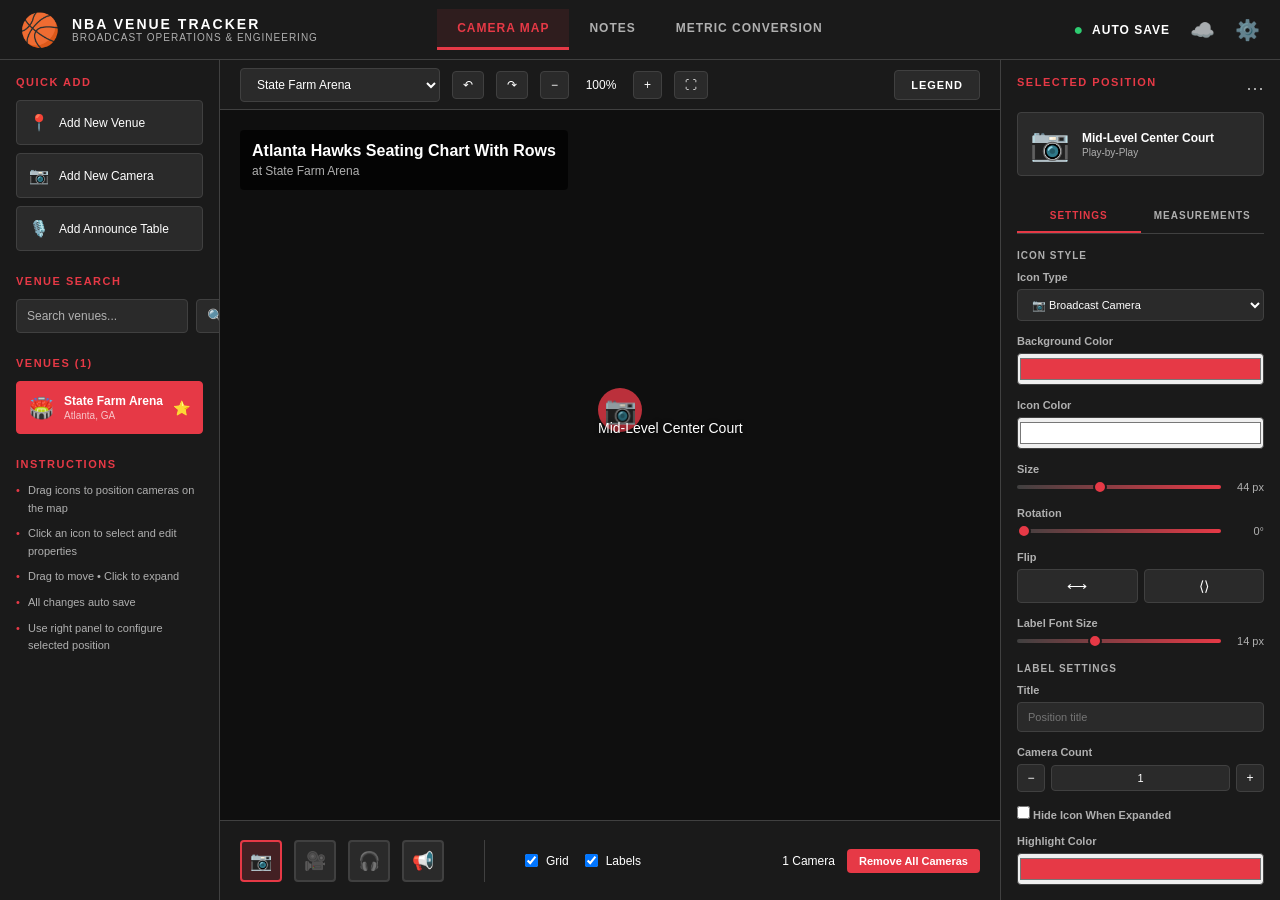
<file: index.html>
<!DOCTYPE html>
<html lang="en">
<head>
    <meta charset="UTF-8">
    <meta name="viewport" content="width=device-width, initial-scale=1.0">
    <title>NBA Venue Tracker - State Farm Arena</title>
    <link rel="stylesheet" href="style.css">
</head>
<body>
    <div class="container">
        <!-- Header -->
        <header class="header">
            <div class="header-left">
                <div class="logo">
                    <span class="logo-icon">🏀</span>
                    <div class="logo-text">
                        <div class="logo-title">NBA VENUE TRACKER</div>
                        <div class="logo-subtitle">BROADCAST OPERATIONS & ENGINEERING</div>
                    </div>
                </div>
            </div>
            <nav class="header-nav">
                <button class="nav-btn active" data-tab="camera-map">CAMERA MAP</button>
                <button class="nav-btn" data-tab="notes">NOTES</button>
                <button class="nav-btn" data-tab="metrics">METRIC CONVERSION</button>
            </nav>
            <div class="header-right">
                <div class="auto-save">
                    <span class="auto-save-dot">●</span>
                    <span>AUTO SAVE</span>
                </div>
                <button class="header-icon">☁️</button>
                <button class="header-icon">⚙️</button>
            </div>
        </header>

        <!-- Main Content -->
        <div class="main-content">
            <!-- Left Sidebar -->
            <aside class="sidebar sidebar-left">
                <section class="sidebar-section">
                    <h3 class="section-title">QUICK ADD</h3>
                    <button class="quick-add-btn" id="addVenue">
                        <span class="btn-icon">📍</span>
                        <span>Add New Venue</span>
                    </button>
                    <button class="quick-add-btn" id="addCamera">
                        <span class="btn-icon">📷</span>
                        <span>Add New Camera</span>
                    </button>
                    <button class="quick-add-btn" id="addAnnounce">
                        <span class="btn-icon">🎙️</span>
                        <span>Add Announce Table</span>
                    </button>
                </section>

                <section class="sidebar-section">
                    <h3 class="section-title">VENUE SEARCH</h3>
                    <div class="search-box">
                        <input type="text" id="venueSearch" placeholder="Search venues...">
                        <button class="search-btn">🔍</button>
                    </div>
                </section>

                <section class="sidebar-section">
                    <h3 class="section-title">VENUES (1)</h3>
                    <div class="venue-list">
                        <div class="venue-item active" data-venue="state-farm-arena">
                            <div class="venue-header">
                                <span class="venue-icon">🏟️</span>
                                <div class="venue-info">
                                    <div class="venue-name">State Farm Arena</div>
                                    <div class="venue-location">Atlanta, GA</div>
                                </div>
                                <span class="venue-star">⭐</span>
                            </div>
                        </div>
                    </div>
                </section>

                <section class="sidebar-section">
                    <h3 class="section-title">INSTRUCTIONS</h3>
                    <ul class="instructions-list">
                        <li>Drag icons to position cameras on the map</li>
                        <li>Click an icon to select and edit properties</li>
                        <li>Drag to move • Click to expand</li>
                        <li>All changes auto save</li>
                        <li>Use right panel to configure selected position</li>
                    </ul>
                </section>
            </aside>

            <!-- Center Content -->
            <main class="main-area">
                <!-- Venue Selector -->
                <div class="venue-selector">
                    <select id="venueSelect" class="venue-dropdown">
                        <option value="state-farm-arena">State Farm Arena</option>
                    </select>
                    <button class="control-btn">↶</button>
                    <button class="control-btn">↷</button>
                    <button class="zoom-btn">−</button>
                    <span class="zoom-level">100%</span>
                    <button class="zoom-btn">+</button>
                    <button class="control-btn">⛶</button>
                    <button class="legend-btn">LEGEND</button>
                </div>

                <!-- Arena Map Container -->
                <div class="map-container" id="mapContainer">
                    <div class="arena-info">
                        <h2 id="arenaTitle">Atlanta Hawks Seating Chart With Rows</h2>
                        <p id="arenaSubtitle">at State Farm Arena</p>
                    </div>
                    <svg id="arenaSvg" class="arena-svg" viewBox="0 0 800 600"></svg>
                    <div class="cameras-layer" id="camerasLayer"></div>
                </div>

                <!-- Bottom Controls -->
                <div class="bottom-controls">
                    <div class="camera-icons">
                        <div class="camera-icon-group">
                            <button class="camera-icon-btn selected" data-type="broadcast-camera">
                                <span>📷</span>
                                <span class="label">Broadcast Camera</span>
                            </button>
                            <button class="camera-icon-btn" data-type="handheld-camera">
                                <span>🎥</span>
                                <span class="label">Handheld Camera</span>
                            </button>
                            <button class="camera-icon-btn" data-type="headset">
                                <span>🎧</span>
                                <span class="label">Headset</span>
                            </button>
                            <button class="camera-icon-btn" data-type="announce-table">
                                <span>📢</span>
                                <span class="label">Announce Table</span>
                            </button>
                        </div>
                    </div>

                    <div class="map-controls">
                        <label class="control-label">
                            <input type="checkbox" id="gridToggle" checked>
                            <span>Grid</span>
                        </label>
                        <label class="control-label">
                            <input type="checkbox" id="labelsToggle" checked>
                            <span>Labels</span>
                        </label>
                    </div>

                    <div class="selected-count">
                        <span id="selectedCount">1 Camera</span>
                        <button class="remove-all-btn">Remove All Cameras</button>
                    </div>
                </div>
            </main>

            <!-- Right Sidebar -->
            <aside class="sidebar sidebar-right">
                <section class="sidebar-section">
                    <div class="section-header">
                        <h3 class="section-title">SELECTED POSITION</h3>
                        <button class="menu-btn">⋯</button>
                    </div>
                    <div class="position-preview">
                        <div class="preview-icon">📷</div>
                        <div class="preview-text">
                            <div class="preview-title" id="selectedTitle">Mid-Level Center Court</div>
                            <div class="preview-subtitle" id="selectedSubtitle">Play-by-Play</div>
                        </div>
                    </div>
                </section>

                <div class="settings-tabs">
                    <button class="settings-tab active" data-tab="settings">SETTINGS</button>
                    <button class="settings-tab" data-tab="measurements">MEASUREMENTS</button>
                </div>

                <section class="sidebar-section settings-panel" id="settingsPanel">
                    <h4 class="subsection-title">ICON STYLE</h4>
                    <div class="setting-group">
                        <label>Icon Type</label>
                        <select id="iconType" class="setting-select">
                            <option value="broadcast-camera">📷 Broadcast Camera</option>
                            <option value="handheld-camera">🎥 Handheld Camera</option>
                            <option value="headset">🎧 Headset</option>
                            <option value="announce-table">📢 Announce Table</option>
                        </select>
                    </div>

                    <div class="setting-group">
                        <label>Background Color</label>
                        <input type="color" id="bgColor" class="color-picker" value="#e63946">
                    </div>

                    <div class="setting-group">
                        <label>Icon Color</label>
                        <input type="color" id="iconColor" class="color-picker" value="#ffffff">
                    </div>

                    <div class="setting-group">
                        <label>Size</label>
                        <div class="slider-group">
                            <input type="range" id="sizeSlider" min="20" max="80" value="44" class="slider">
                            <span class="slider-value" id="sizeValue">44 px</span>
                        </div>
                    </div>

                    <div class="setting-group">
                        <label>Rotation</label>
                        <div class="slider-group">
                            <input type="range" id="rotationSlider" min="0" max="360" value="0" class="slider">
                            <span class="slider-value" id="rotationValue">0°</span>
                        </div>
                    </div>

                    <div class="setting-group">
                        <label>Flip</label>
                        <div class="flip-buttons">
                            <button class="flip-btn">⟷</button>
                            <button class="flip-btn">⟨⟩</button>
                        </div>
                    </div>

                    <div class="setting-group">
                        <label>Label Font Size</label>
                        <div class="slider-group">
                            <input type="range" id="labelSizeSlider" min="8" max="24" value="14" class="slider">
                            <span class="slider-value" id="labelSizeValue">14 px</span>
                        </div>
                    </div>

                    <h4 class="subsection-title">LABEL SETTINGS</h4>
                    <div class="setting-group">
                        <label>Title</label>
                        <input type="text" id="labelTitle" class="setting-input" placeholder="Position title">
                    </div>

                    <div class="setting-group">
                        <label>Camera Count</label>
                        <div class="counter">
                            <button class="counter-btn">−</button>
                            <input type="text" id="cameraCount" class="counter-input" value="1" readonly>
                            <button class="counter-btn">+</button>
                        </div>
                    </div>

                    <div class="setting-group">
                        <label>
                            <input type="checkbox" id="hideWhenExpanded">
                            <span>Hide Icon When Expanded</span>
                        </label>
                    </div>

                    <div class="setting-group">
                        <label>Highlight Color</label>
                        <input type="color" id="highlightColor" class="color-picker" value="#e63946">
                    </div>

                    <div class="setting-group">
                        <label>Opacity</label>
                        <div class="slider-group">
                            <input type="range" id="opacitySlider" min="0" max="100" value="80" class="slider">
                            <span class="slider-value" id="opacityValue">80%</span>
                        </div>
                    </div>

                    <h4 class="subsection-title">NOTES</h4>
                    <textarea id="positionNotes" class="notes-textarea" placeholder="Add notes about this position..."></textarea>
                    <button class="save-note-btn">SAVE NOTE</button>
                </section>

                <section class="sidebar-section" id="measurementsPanel" style="display: none;">
                    <h4 class="subsection-title">MEASUREMENTS</h4>
                    <div class="measurement-item">
                        <label>Position X</label>
                        <input type="number" id="posX" class="setting-input" placeholder="0">
                    </div>
                    <div class="measurement-item">
                        <label>Position Y</label>
                        <input type="number" id="posY" class="setting-input" placeholder="0">
                    </div>
                    <div class="measurement-item">
                        <label>Distance from Court (ft)</label>
                        <input type="number" id="distance" class="setting-input" placeholder="0" step="0.1">
                    </div>
                    <div class="measurement-item">
                        <label>Angle (°)</label>
                        <input type="number" id="angle" class="setting-input" placeholder="0" step="0.1">
                    </div>
                </section>

                <section class="sidebar-section action-buttons">
                    <button class="action-btn delete-btn">DELETE POSITION</button>
                    <button class="action-btn duplicate-btn">DUPLICATE</button>
                </section>
            </aside>
        </div>
    </div>

    <script src="app.js"></script>
</body>
</html>
</file>
<file: style.css>
:root {
    --primary-color: #e63946;
    --dark-bg: #1a1a1a;
    --darker-bg: #0f0f0f;
    --card-bg: #2a2a2a;
    --border-color: #404040;
    --text-primary: #ffffff;
    --text-secondary: #b0b0b0;
    --accent-red: #e63946;
    --accent-green: #2ecc71;
}

* {
    margin: 0;
    padding: 0;
    box-sizing: border-box;
}

body {
    font-family: -apple-system, BlinkMacSystemFont, 'Segoe UI', Roboto, Oxygen, Ubuntu, Cantarell, sans-serif;
    background-color: var(--darker-bg);
    color: var(--text-primary);
    overflow: hidden;
}

.container {
    display: flex;
    flex-direction: column;
    height: 100vh;
}

/* Header */
.header {
    background-color: var(--dark-bg);
    border-bottom: 1px solid var(--border-color);
    padding: 12px 20px;
    display: flex;
    align-items: center;
    justify-content: space-between;
    height: 60px;
    z-index: 100;
}

.header-left {
    flex: 1;
}

.logo {
    display: flex;
    align-items: center;
    gap: 12px;
}

.logo-icon {
    font-size: 32px;
}

.logo-text {
    display: flex;
    flex-direction: column;
}

.logo-title {
    font-size: 14px;
    font-weight: 700;
    letter-spacing: 2px;
}

.logo-subtitle {
    font-size: 10px;
    color: var(--text-secondary);
    letter-spacing: 1px;
}

.header-nav {
    display: flex;
    gap: 0;
    flex: 1;
    justify-content: center;
}

.nav-btn {
    background: transparent;
    border: none;
    color: var(--text-secondary);
    padding: 12px 20px;
    cursor: pointer;
    font-size: 12px;
    font-weight: 600;
    letter-spacing: 1px;
    border-bottom: 3px solid transparent;
    transition: all 0.3s;
}

.nav-btn.active {
    color: var(--primary-color);
    border-bottom-color: var(--primary-color);
    background-color: rgba(230, 57, 70, 0.1);
}

.nav-btn:hover {
    color: var(--text-primary);
}

.header-right {
    flex: 1;
    display: flex;
    align-items: center;
    justify-content: flex-end;
    gap: 20px;
}

.auto-save {
    display: flex;
    align-items: center;
    gap: 8px;
    font-size: 12px;
    font-weight: 600;
    letter-spacing: 1px;
}

.auto-save-dot {
    color: var(--accent-green);
    font-size: 16px;
    animation: pulse 2s infinite;
}

@keyframes pulse {
    0%, 100% { opacity: 1; }
    50% { opacity: 0.5; }
}

.header-icon {
    background: transparent;
    border: none;
    font-size: 20px;
    cursor: pointer;
    opacity: 0.7;
    transition: opacity 0.3s;
}

.header-icon:hover {
    opacity: 1;
}

/* Main Content */
.main-content {
    display: flex;
    flex: 1;
    overflow: hidden;
}

/* Sidebars */
.sidebar {
    background-color: var(--dark-bg);
    border-right: 1px solid var(--border-color);
    overflow-y: auto;
    padding: 16px;
}

.sidebar-left {
    width: 220px;
    border-right: 1px solid var(--border-color);
}

.sidebar-right {
    width: 280px;
    border-left: 1px solid var(--border-color);
    border-right: none;
}

.sidebar-section {
    margin-bottom: 24px;
}

.section-title {
    font-size: 11px;
    font-weight: 700;
    letter-spacing: 1.5px;
    color: var(--primary-color);
    margin-bottom: 12px;
    text-transform: uppercase;
}

.section-header {
    display: flex;
    justify-content: space-between;
    align-items: center;
    margin-bottom: 12px;
}

.menu-btn {
    background: transparent;
    border: none;
    color: var(--text-secondary);
    font-size: 18px;
    cursor: pointer;
}

/* Quick Add Buttons */
.quick-add-btn {
    width: 100%;
    background-color: var(--card-bg);
    border: 1px solid var(--border-color);
    color: var(--text-primary);
    padding: 12px;
    margin-bottom: 8px;
    border-radius: 4px;
    cursor: pointer;
    display: flex;
    align-items: center;
    gap: 10px;
    font-size: 12px;
    transition: all 0.3s;
}

.quick-add-btn:hover {
    background-color: rgba(230, 57, 70, 0.1);
    border-color: var(--primary-color);
}

.btn-icon {
    font-size: 16px;
}

/* Search Box */
.search-box {
    display: flex;
    gap: 8px;
}

.search-box input {
    flex: 1;
    background-color: var(--card-bg);
    border: 1px solid var(--border-color);
    color: var(--text-primary);
    padding: 8px 10px;
    border-radius: 4px;
    font-size: 12px;
}

.search-box input::placeholder {
    color: var(--text-secondary);
}

.search-btn {
    background-color: var(--card-bg);
    border: 1px solid var(--border-color);
    color: var(--text-secondary);
    padding: 8px 10px;
    border-radius: 4px;
    cursor: pointer;
    font-size: 14px;
}

/* Venue List */
.venue-list {
    display: flex;
    flex-direction: column;
    gap: 8px;
}

.venue-item {
    background-color: var(--card-bg);
    border: 1px solid var(--border-color);
    border-radius: 4px;
    padding: 12px;
    cursor: pointer;
    transition: all 0.3s;
}

.venue-item.active {
    background-color: var(--primary-color);
    border-color: var(--primary-color);
}

.venue-header {
    display: flex;
    align-items: center;
    gap: 10px;
}

.venue-icon {
    font-size: 20px;
}

.venue-info {
    flex: 1;
}

.venue-name {
    font-size: 12px;
    font-weight: 600;
}

.venue-location {
    font-size: 10px;
    color: var(--text-secondary);
    margin-top: 2px;
}

.venue-item.active .venue-location {
    color: rgba(255, 255, 255, 0.7);
}

.venue-star {
    font-size: 14px;
    cursor: pointer;
}

/* Instructions */
.instructions-list {
    list-style: none;
    font-size: 11px;
    line-height: 1.6;
    color: var(--text-secondary);
}

.instructions-list li {
    margin-bottom: 8px;
    padding-left: 12px;
    position: relative;
}

.instructions-list li:before {
    content: "•";
    position: absolute;
    left: 0;
    color: var(--primary-color);
}

/* Main Area */
.main-area {
    flex: 1;
    display: flex;
    flex-direction: column;
    background-color: var(--darker-bg);
    overflow: hidden;
}

/* Venue Selector */
.venue-selector {
    background-color: var(--dark-bg);
    border-bottom: 1px solid var(--border-color);
    padding: 12px 20px;
    display: flex;
    align-items: center;
    gap: 12px;
    height: 50px;
}

.venue-dropdown {
    background-color: var(--card-bg);
    border: 1px solid var(--border-color);
    color: var(--text-primary);
    padding: 8px 12px;
    border-radius: 4px;
    cursor: pointer;
    font-size: 12px;
    flex: 1;
    max-width: 200px;
}

.control-btn,
.zoom-btn {
    background-color: var(--card-bg);
    border: 1px solid var(--border-color);
    color: var(--text-primary);
    padding: 6px 10px;
    border-radius: 4px;
    cursor: pointer;
    font-size: 12px;
    transition: all 0.3s;
}

.control-btn:hover,
.zoom-btn:hover {
    border-color: var(--primary-color);
    color: var(--primary-color);
}

.zoom-level {
    font-size: 12px;
    min-width: 40px;
    text-align: center;
}

.legend-btn {
    background-color: var(--card-bg);
    border: 1px solid var(--border-color);
    color: var(--text-primary);
    padding: 8px 16px;
    border-radius: 4px;
    cursor: pointer;
    font-size: 11px;
    font-weight: 600;
    letter-spacing: 1px;
    margin-left: auto;
}

/* Map Container */
.map-container {
    flex: 1;
    position: relative;
    overflow: auto;
    background-color: var(--darker-bg);
    display: flex;
    align-items: center;
    justify-content: center;
}

.arena-info {
    position: absolute;
    top: 20px;
    left: 20px;
    z-index: 10;
    background-color: rgba(0, 0, 0, 0.7);
    padding: 12px;
    border-radius: 4px;
}

.arena-info h2 {
    font-size: 16px;
    margin-bottom: 4px;
}

.arena-info p {
    font-size: 12px;
    color: var(--text-secondary);
}

.arena-svg {
    max-width: 100%;
    max-height: 100%;
    filter: invert(1) hue-rotate(180deg);
}

.cameras-layer {
    position: absolute;
    top: 0;
    left: 0;
    width: 100%;
    height: 100%;
    pointer-events: none;
}

.camera-icon {
    position: absolute;
    cursor: grab;
    user-select: none;
    transition: all 0.2s;
}

.camera-icon:active {
    cursor: grabbing;
    z-index: 1000;
}

.camera-icon.selected {
    filter: drop-shadow(0 0 8px rgba(230, 57, 70, 0.8));
}

/* Bottom Controls */
.bottom-controls {
    background-color: var(--dark-bg);
    border-top: 1px solid var(--border-color);
    padding: 12px 20px;
    display: flex;
    align-items: center;
    gap: 40px;
    height: 80px;
}

.camera-icons {
    display: flex;
    align-items: center;
}

.camera-icon-group {
    display: flex;
    gap: 12px;
    border-right: 1px solid var(--border-color);
    padding-right: 40px;
}

.camera-icon-btn {
    background-color: var(--card-bg);
    border: 2px solid var(--border-color);
    color: var(--text-primary);
    padding: 8px;
    border-radius: 4px;
    cursor: pointer;
    display: flex;
    flex-direction: column;
    align-items: center;
    gap: 4px;
    font-size: 12px;
    transition: all 0.3s;
}

.camera-icon-btn span:first-child {
    font-size: 18px;
}

.camera-icon-btn.selected {
    border-color: var(--primary-color);
    background-color: rgba(230, 57, 70, 0.2);
}

.camera-icon-btn:hover {
    border-color: var(--primary-color);
}

.camera-icon-btn .label {
    font-size: 10px;
    display: none;
}

.map-controls {
    display: flex;
    gap: 16px;
}

.control-label {
    display: flex;
    align-items: center;
    gap: 8px;
    font-size: 12px;
    cursor: pointer;
}

.control-label input {
    cursor: pointer;
}

.selected-count {
    margin-left: auto;
    display: flex;
    align-items: center;
    gap: 12px;
    font-size: 12px;
}

.remove-all-btn {
    background-color: var(--primary-color);
    border: none;
    color: white;
    padding: 6px 12px;
    border-radius: 4px;
    cursor: pointer;
    font-size: 11px;
    font-weight: 600;
}

/* Right Sidebar Specific */
.position-preview {
    background-color: var(--card-bg);
    border: 1px solid var(--border-color);
    border-radius: 4px;
    padding: 12px;
    display: flex;
    align-items: center;
    gap: 12px;
    margin-bottom: 16px;
}

.preview-icon {
    font-size: 32px;
}

.preview-text {
    flex: 1;
}

.preview-title {
    font-size: 12px;
    font-weight: 600;
}

.preview-subtitle {
    font-size: 10px;
    color: var(--text-secondary);
    margin-top: 2px;
}

.settings-tabs {
    display: flex;
    gap: 0;
    border-bottom: 1px solid var(--border-color);
    margin-bottom: 16px;
}

.settings-tab {
    flex: 1;
    background: transparent;
    border: none;
    color: var(--text-secondary);
    padding: 10px 0;
    cursor: pointer;
    font-size: 10px;
    font-weight: 600;
    letter-spacing: 1px;
    border-bottom: 2px solid transparent;
    transition: all 0.3s;
}

.settings-tab.active {
    color: var(--primary-color);
    border-bottom-color: var(--primary-color);
}

.subsection-title {
    font-size: 10px;
    font-weight: 700;
    letter-spacing: 1px;
    color: var(--text-secondary);
    margin-bottom: 10px;
    margin-top: 16px;
    text-transform: uppercase;
}

.setting-group {
    margin-bottom: 14px;
}

.setting-group label {
    display: block;
    font-size: 11px;
    color: var(--text-secondary);
    margin-bottom: 6px;
    font-weight: 600;
}

.setting-select,
.setting-input {
    width: 100%;
    background-color: var(--card-bg);
    border: 1px solid var(--border-color);
    color: var(--text-primary);
    padding: 8px 10px;
    border-radius: 4px;
    font-size: 11px;
}

.color-picker {
    width: 100%;
    height: 32px;
    border: 1px solid var(--border-color);
    border-radius: 4px;
    cursor: pointer;
}

.slider-group {
    display: flex;
    align-items: center;
    gap: 8px;
}

.slider {
    flex: 1;
    height: 4px;
    border-radius: 2px;
    background: linear-gradient(to right, #404040, var(--primary-color));
    outline: none;
    -webkit-appearance: none;
    appearance: none;
}

.slider::-webkit-slider-thumb {
    -webkit-appearance: none;
    appearance: none;
    width: 14px;
    height: 14px;
    border-radius: 50%;
    background: var(--primary-color);
    cursor: pointer;
    border: 2px solid var(--dark-bg);
}

.slider::-moz-range-thumb {
    width: 14px;
    height: 14px;
    border-radius: 50%;
    background: var(--primary-color);
    cursor: pointer;
    border: 2px solid var(--dark-bg);
}

.slider-value {
    font-size: 11px;
    color: var(--text-secondary);
    min-width: 35px;
    text-align: right;
}

.flip-buttons {
    display: flex;
    gap: 6px;
}

.flip-btn {
    flex: 1;
    background-color: var(--card-bg);
    border: 1px solid var(--border-color);
    color: var(--text-primary);
    padding: 8px;
    border-radius: 4px;
    cursor: pointer;
    font-size: 14px;
}

.counter {
    display: flex;
    align-items: center;
    gap: 6px;
}

.counter-btn {
    background-color: var(--card-bg);
    border: 1px solid var(--border-color);
    color: var(--text-primary);
    width: 28px;
    height: 28px;
    border-radius: 4px;
    cursor: pointer;
    font-size: 12px;
    display: flex;
    align-items: center;
    justify-content: center;
}

.counter-input {
    flex: 1;
    background-color: var(--card-bg);
    border: 1px solid var(--border-color);
    color: var(--text-primary);
    padding: 6px;
    border-radius: 4px;
    font-size: 11px;
    text-align: center;
}

.notes-textarea {
    width: 100%;
    height: 80px;
    background-color: var(--card-bg);
    border: 1px solid var(--border-color);
    color: var(--text-primary);
    padding: 8px 10px;
    border-radius: 4px;
    font-size: 11px;
    font-family: inherit;
    resize: vertical;
    margin-bottom: 8px;
}

.notes-textarea::placeholder {
    color: var(--text-secondary);
}

.save-note-btn {
    width: 100%;
    background-color: var(--primary-color);
    border: none;
    color: white;
    padding: 8px;
    border-radius: 4px;
    cursor: pointer;
    font-size: 11px;
    font-weight: 600;
    margin-bottom: 16px;
}

.measurement-item {
    margin-bottom: 12px;
}

.measurement-item label {
    display: block;
    font-size: 11px;
    color: var(--text-secondary);
    margin-bottom: 4px;
    font-weight: 600;
}

.action-buttons {
    display: flex;
    flex-direction: column;
    gap: 8px;
}

.action-btn {
    width: 100%;
    padding: 10px;
    border-radius: 4px;
    cursor: pointer;
    font-size: 11px;
    font-weight: 600;
    letter-spacing: 1px;
    border: none;
    transition: all 0.3s;
}

.delete-btn {
    background-color: var(--primary-color);
    color: white;
}

.delete-btn:hover {
    opacity: 0.9;
}

.duplicate-btn {
    background-color: var(--card-bg);
    border: 1px solid var(--border-color);
    color: var(--text-primary);
}

.duplicate-btn:hover {
    border-color: var(--primary-color);
}

/* Scrollbar */
.sidebar::-webkit-scrollbar {
    width: 6px;
}

.sidebar::-webkit-scrollbar-track {
    background: var(--darker-bg);
}

.sidebar::-webkit-scrollbar-thumb {
    background: var(--border-color);
    border-radius: 3px;
}

.sidebar::-webkit-scrollbar-thumb:hover {
    background: var(--primary-color);
}

/* Responsive */
@media (max-width: 1200px) {
    .sidebar-right {
        width: 250px;
    }
}

@media (max-width: 768px) {
    .sidebar-left,
    .sidebar-right {
        display: none;
    }
}
</file>
